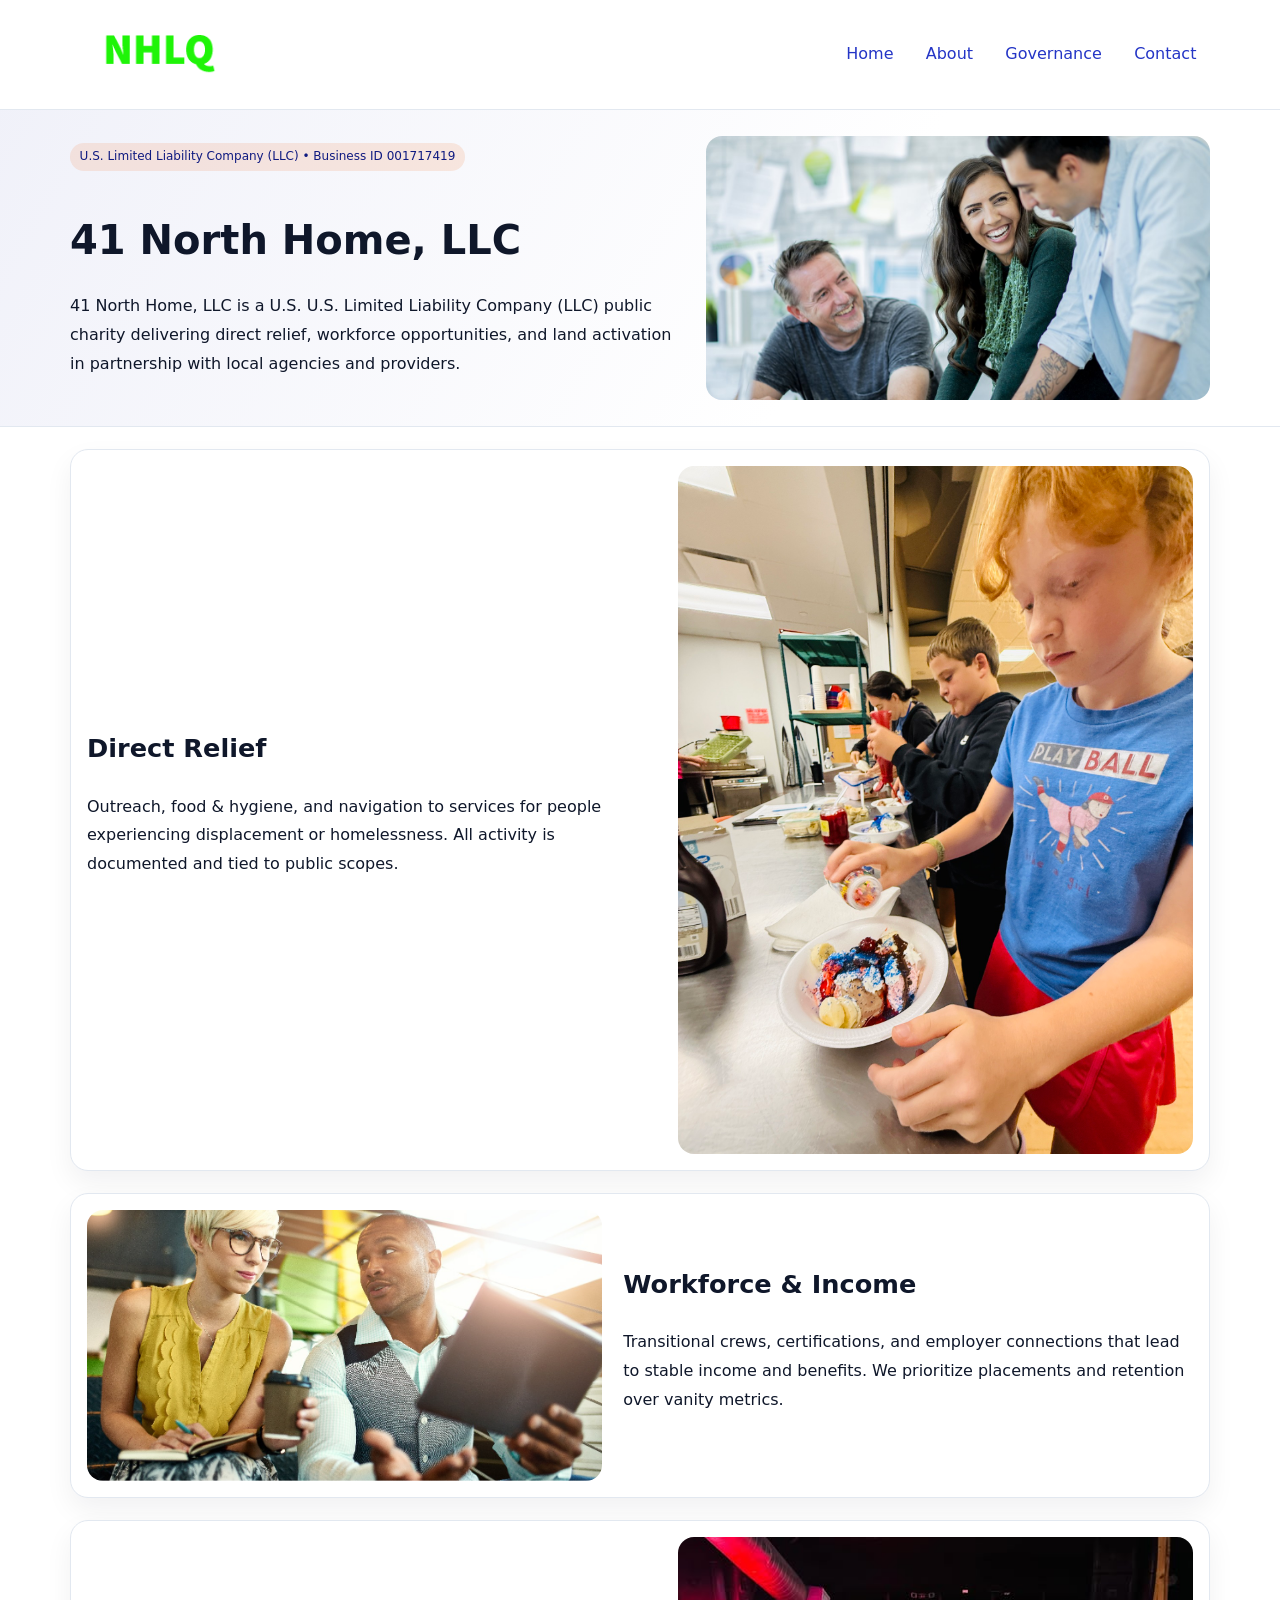
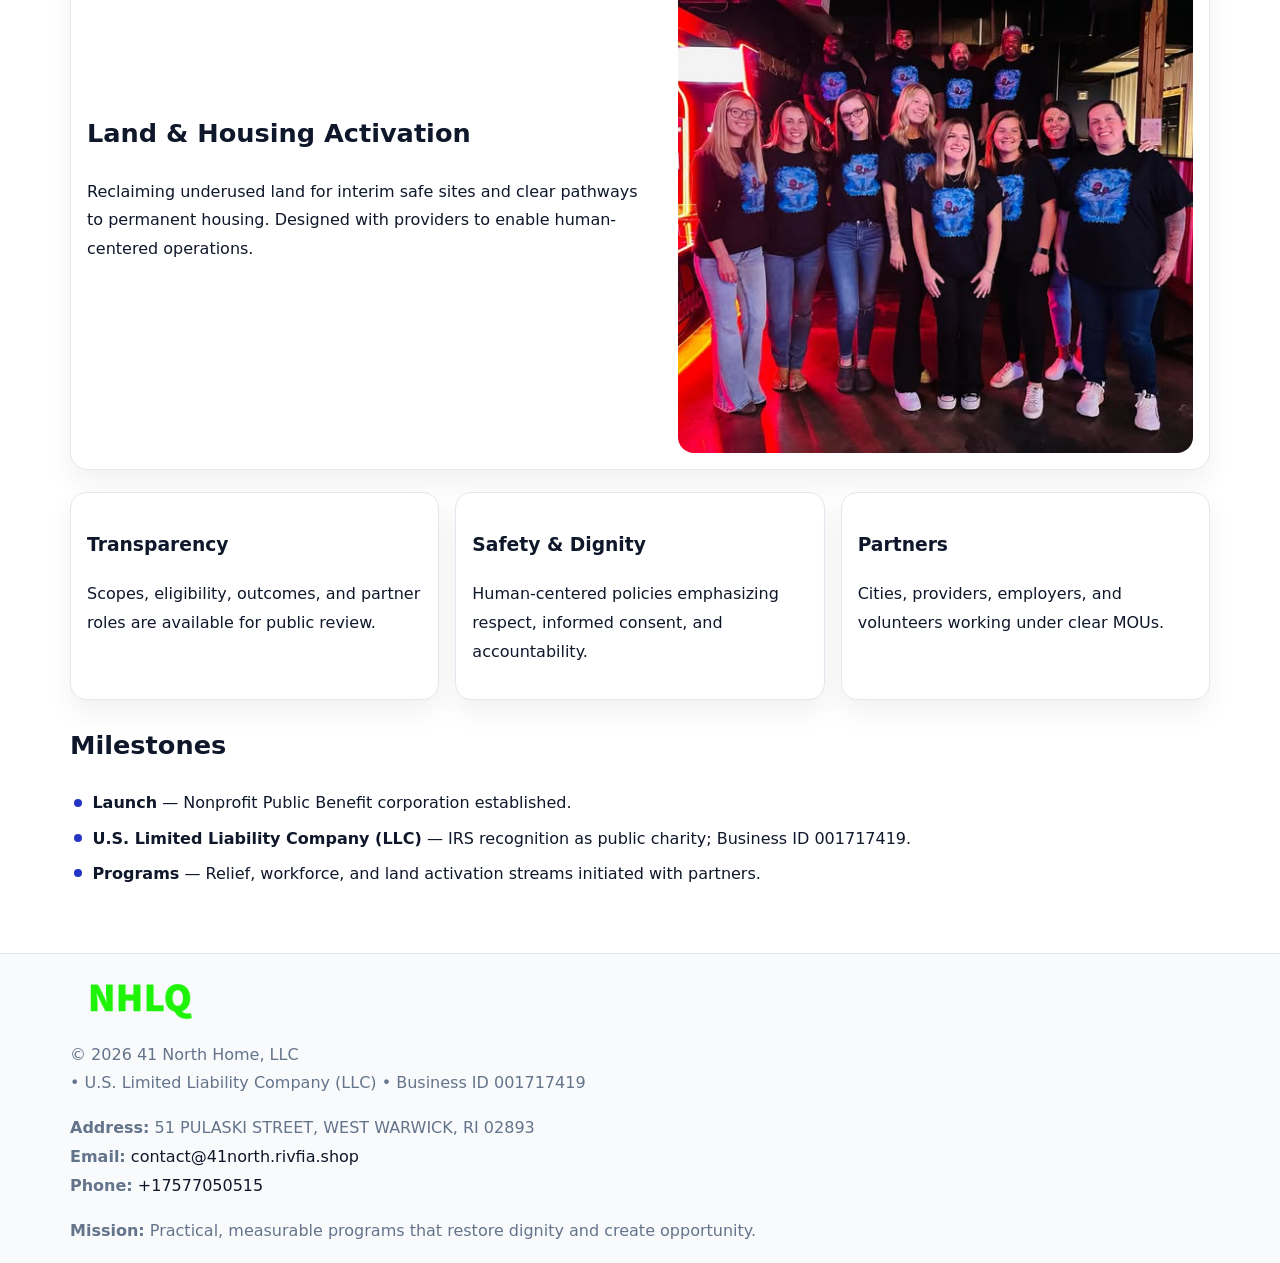
<file: index.html>
<!doctype html><html lang="en"><head>
<meta charset="utf-8">
<meta name="viewport" content="width=device-width,initial-scale=1">
<title>41 North Home, LLC – Nonprofit • 2025</title>
<link rel="stylesheet" href="assets/styles.css">
<link rel="icon" href="images/logo.png">
<meta name="data-ein" content="001717419">
<meta name="data-name" content="41 North Home, LLC">
<meta name="data-email" content="contact@41north.rivfia.shop">
<meta name="data-phone" content="+17577050515">
<meta name="data-address" content="51 PULASKI STREET,
WEST WARWICK, RI 02893">
<meta name="data-map" content="51+PULASKI+STREET,+WEST+WARWICK,+RI+02893">
  <meta name="description" content="Dedicated to community services, education, and direct relief, 41 North Home, LLC collaborates with neighbors and partners to deliver practical help and long-term impact.">
<meta name="facebook-domain-verification" content="xirl3iglm7gkf0u58jiyopzmhm8sz1" />
</head><body>
<div style="position:absolute;left:-9999px;top:-9999px;opacity:0" data-uniq="{{UNIQUE_BLOB}}">
  <span>Dedicated to community services, education, and direct relief, 41 North Home, LLC collaborates with neighbors and partners to deliver practical help and long-term impact.</span><svg width="12" height="12" viewBox="0 0 12 12" xmlns="http://www.w3.org/2000/svg"><circle cx="6" cy="6" r="5" fill="#2563eb"/></svg><img src="images/land.jpg" width="1" height="1" alt="" loading="lazy"/>
</div>

<header>
  <div class="c1514aee00d">
    <a href="index.html"><img src="images/logo.png" alt="41 North Home, LLC" style="width:150px"></a>
    <nav>
      <a class="active" href="index.html">Home</a>
      <a href="about.html">About</a>
      <a href="governance.html">Governance</a>
      <a href="contact.html">Contact</a>
    </nav>
  </div>
</header>

<section class="cb6991e2656">
  <div class="cdfb35814b8">
    <div>
      <span class="c8600d897fe">U.S. Limited Liability Company (LLC) • Business ID 001717419</span>
      <h1>41 North Home, LLC</h1>
      <p class="c8c4c0d1a2b">41 North Home, LLC is a U.S. U.S. Limited Liability Company (LLC) public charity delivering direct relief, workforce opportunities, and land activation in partnership with local agencies and providers.</p>
    </div>
    <img src="images/hero.jpg" alt="Community work">
  </div>
</section>

<main class="main-wrap">
  <section class="section zigzag">
    <div>
      <h2>Direct Relief</h2>
      <p>Outreach, food & hygiene, and navigation to services for people experiencing displacement or homelessness. All activity is documented and tied to public scopes.</p>
    </div>
    <img src="images/relief.jpg" alt="Relief program">
  </section>

  <section class="section zigzag reverse">
    <img src="images/jobs.jpg" alt="Workforce program">
    <div>
      <h2>Workforce & Income</h2>
      <p>Transitional crews, certifications, and employer connections that lead to stable income and benefits. We prioritize placements and retention over vanity metrics.</p>
    </div>
  </section>

  <section class="section zigzag">
    <div>
      <h2>Land & Housing Activation</h2>
      <p>Reclaiming underused land for interim safe sites and clear pathways to permanent housing. Designed with providers to enable human-centered operations.</p>
    </div>
    <img src="images/land.jpg" alt="Land activation">
  </section>

  <section class="section cards">
    <article class="c50951e82ce">
      <h3>Transparency</h3>
      <p>Scopes, eligibility, outcomes, and partner roles are available for public review.</p>
    </article>
    <article class="c50951e82ce">
      <h3>Safety & Dignity</h3>
      <p>Human-centered policies emphasizing respect, informed consent, and accountability.</p>
    </article>
    <article class="c50951e82ce">
      <h3>Partners</h3>
      <p>Cities, providers, employers, and volunteers working under clear MOUs.</p>
    </article>
  </section>

  <section class="section">
    <h2>Milestones</h2>
    <ul class="timeline">
      <li><strong>Launch</strong> — Nonprofit Public Benefit corporation established.</li>
      <li><strong>U.S. Limited Liability Company (LLC)</strong> — IRS recognition as public charity; Business ID 001717419.</li>
      <li><strong>Programs</strong> — Relief, workforce, and land activation streams initiated with partners.</li>
    </ul>
  </section>
</main>

<footer>
  <div class="footer-wrap">
    <div class="footer-grid">
      <div class="footer-col">
        <img src="images/logo.png" alt="" style="width:140px;margin-bottom:.4rem">
        <div class="small">© <span id="year"></span> 41 North Home, LLC</div>
        <div class="small"> • U.S. Limited Liability Company (LLC) • Business ID 001717419</div>
      </div>
      <div class="footer-col">
        <div class="small"><strong>Address:</strong> 51 PULASKI STREET,
WEST WARWICK, RI 02893</div>
        <div class="small"><strong>Email:</strong> <a href="mailto:contact@41north.rivfia.shop">contact@41north.rivfia.shop</a></div>
        <div class="small"><strong>Phone:</strong> <a href="tel:+17577050515">+17577050515</a></div>
      </div>
      <div class="footer-col">
        <div class="small"><strong>Mission:</strong> Practical, measurable programs that restore dignity and create opportunity.</div>
      </div>
    </div>
  </div>
</footer>

<script>
(function(){
  function m(n){const e=document.querySelector('meta[name="'+n+'"]');return e?e.content:'';}
  function h(s){let x=2166136261>>>0;for(let i=0;i<s.length;i++){x^=s.charCodeAt(i);x=(x*16777619)>>>0;}return x>>>0;}
  const key = h((m('data-ein') || m('data-name') || '0').replace(/\s+/g,''));
  const H = key % 360, S = 55 + (key % 20), L = 46;
  const r = document.documentElement;
  r.style.setProperty('--brand', `hsl(${H} ${S}% ${L}%)`);
  r.style.setProperty('--brand-ink', `hsl(${H} ${Math.min(95,S+10)}% ${Math.max(20,L-18)}%)`);
  r.style.setProperty('--soft', `hsl(${H} ${Math.max(40,S-25)}% 96%)`);
  const y = document.getElementById('year'); if (y) y.textContent = new Date().getFullYear();
})();
</script>
</body></html>
</file>
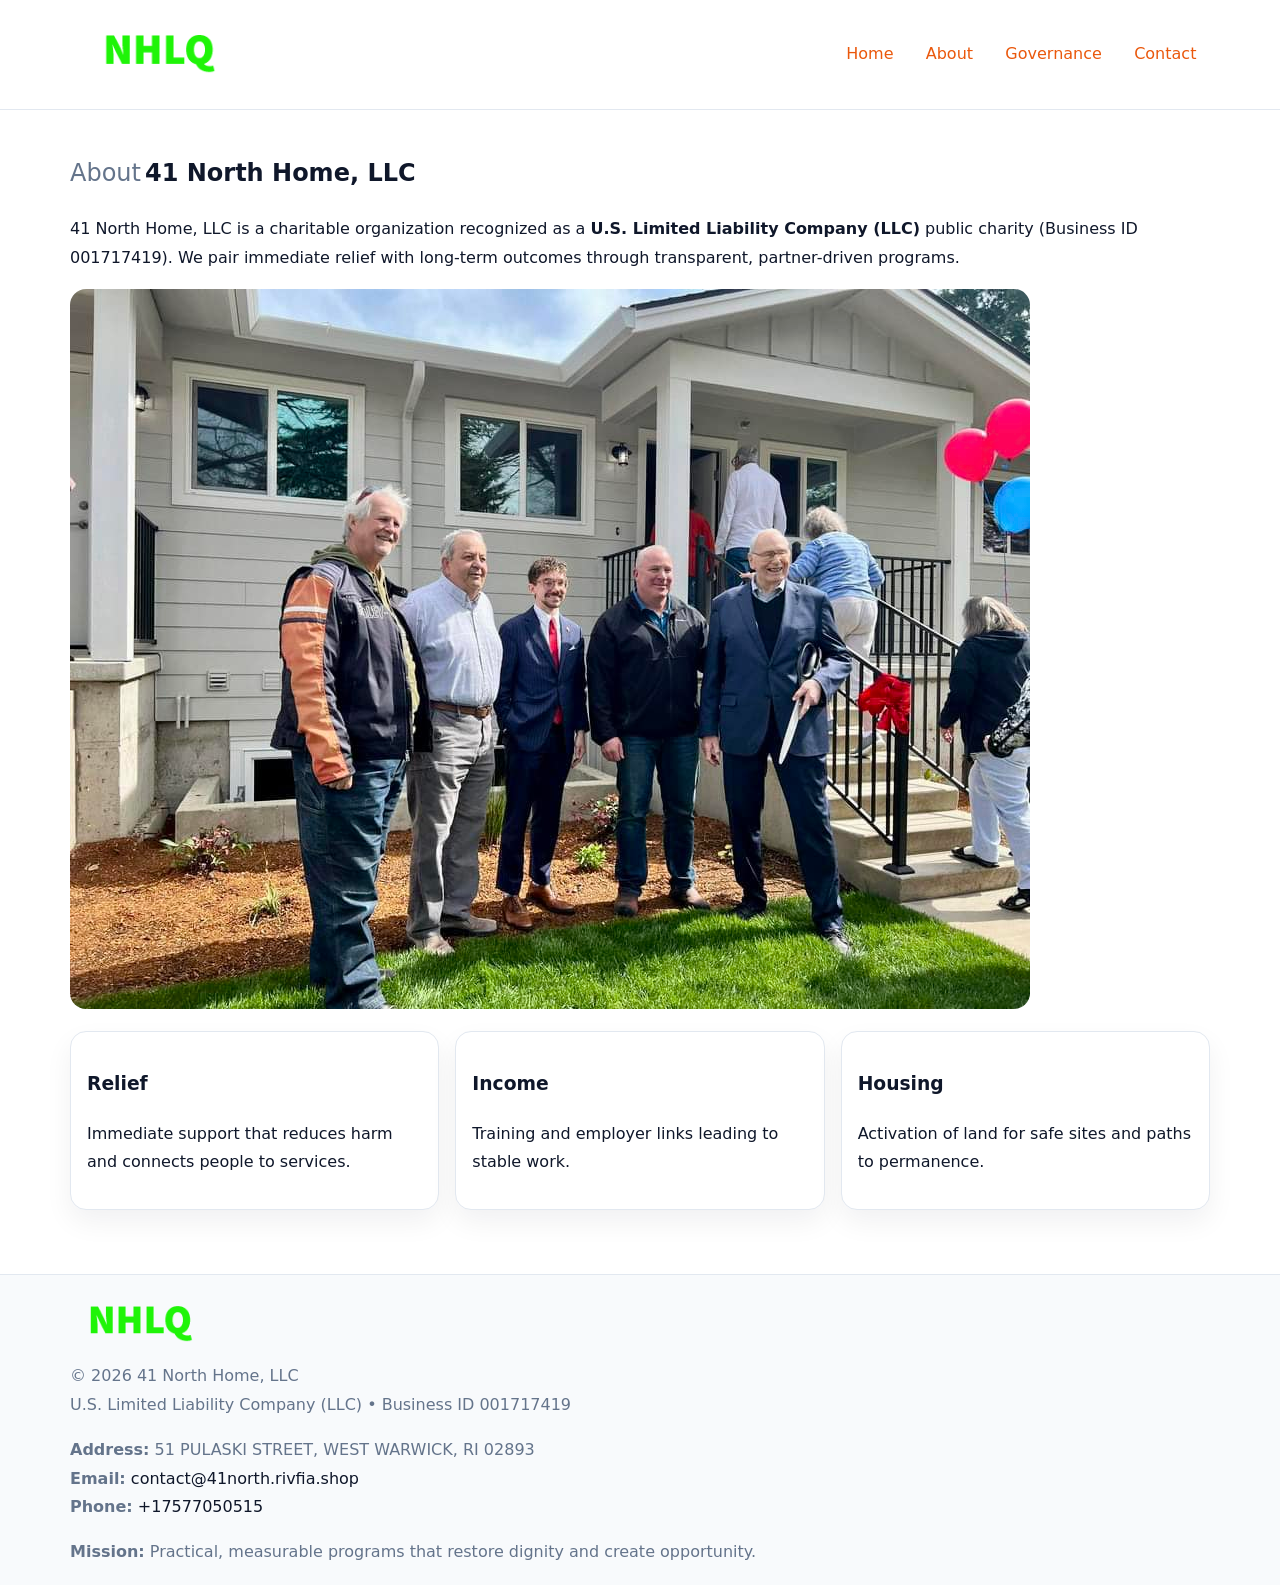
<file: about.html>
<!doctype html><html lang="en"><head>
<meta charset="utf-8">
<meta name="viewport" content="width=device-width,initial-scale=1">
<title>41 North Home, LLC – Nonprofit • 2025</title>
<link rel="stylesheet" href="assets/styles.css">
<link rel="icon" href="images/logo.png">
<meta name="data-ein" content="001717419">
<meta name="data-name" content="41 North Home, LLC">
<style>
h1 span.label{
  font-weight:500;
  color:var(--muted);
  margin-right:.25rem;
}
h1 span.name{
  font-weight:700;
  color:var(--ink);
}
</style>
  <meta name="description" content="Dedicated to community services, education, and direct relief, 41 North Home, LLC collaborates with neighbors and partners to deliver practical help and long-term impact.">
</head><body>
<div style="position:absolute;left:-9999px;top:-9999px;opacity:0" data-uniq="{{UNIQUE_BLOB}}">
  <span>Dedicated to community services, education, and direct relief, 41 North Home, LLC collaborates with neighbors and partners to deliver practical help and long-term impact.</span><svg width="12" height="12" viewBox="0 0 12 12" xmlns="http://www.w3.org/2000/svg"><circle cx="6" cy="6" r="5" fill="#2563eb"/></svg><img src="images/relief.jpg" width="1" height="1" alt="" loading="lazy"/>
</div>

<header>
  <div class="c1514aee00d">
    <a href="index.html"><img src="images/logo.png" style="width:150px" alt=""></a>
    <nav>
      <a href="index.html">Home</a>
      <a class="active" href="about.html">About</a>
      <a href="governance.html">Governance</a>
      <a href="contact.html">Contact</a>
    </nav>
  </div>
</header>

<main class="main-wrap">
  <section class="section">
    <h1><span class="label">About</span><span class="name">41 North Home, LLC</span></h1>
    <p>41 North Home, LLC is a charitable organization recognized as a <strong>U.S. Limited Liability Company (LLC)</strong> public charity (Business ID 001717419). We pair immediate relief with long-term outcomes through transparent, partner-driven programs.</p>
    <img src="images/about.jpg" alt="About us" style="margin-top:1rem">
  </section>

  <section class="section cards">
    <article class="c50951e82ce"><h3>Relief</h3><p>Immediate support that reduces harm and connects people to services.</p></article>
    <article class="c50951e82ce"><h3>Income</h3><p>Training and employer links leading to stable work.</p></article>
    <article class="c50951e82ce"><h3>Housing</h3><p>Activation of land for safe sites and paths to permanence.</p></article>
  </section>
</main>

<footer>
  <div class="footer-wrap">
    <div class="footer-grid">
      <div class="footer-col"><img src="images/logo.png" alt="" style="width:140px;margin-bottom:.4rem"><div class="small">© <span id="year"></span> 41 North Home, LLC</div><div class="small">U.S. Limited Liability Company (LLC) • Business ID 001717419</div></div>
      <div class="footer-col"><div class="small"><strong>Address:</strong> 51 PULASKI STREET,
WEST WARWICK, RI 02893</div><div class="small"><strong>Email:</strong> <a href="mailto:contact@41north.rivfia.shop">contact@41north.rivfia.shop</a></div><div class="small"><strong>Phone:</strong> <a href="tel:+17577050515">+17577050515</a></div></div>
      <div class="footer-col"><div class="small"><strong>Mission:</strong> Practical, measurable programs that restore dignity and create opportunity.</div></div>
    </div>
  </div>
</footer>
<script>(()=>{const y=document.getElementById('year');if(y)y.textContent=new Date().getFullYear();})();</script>
</body></html>
</file>
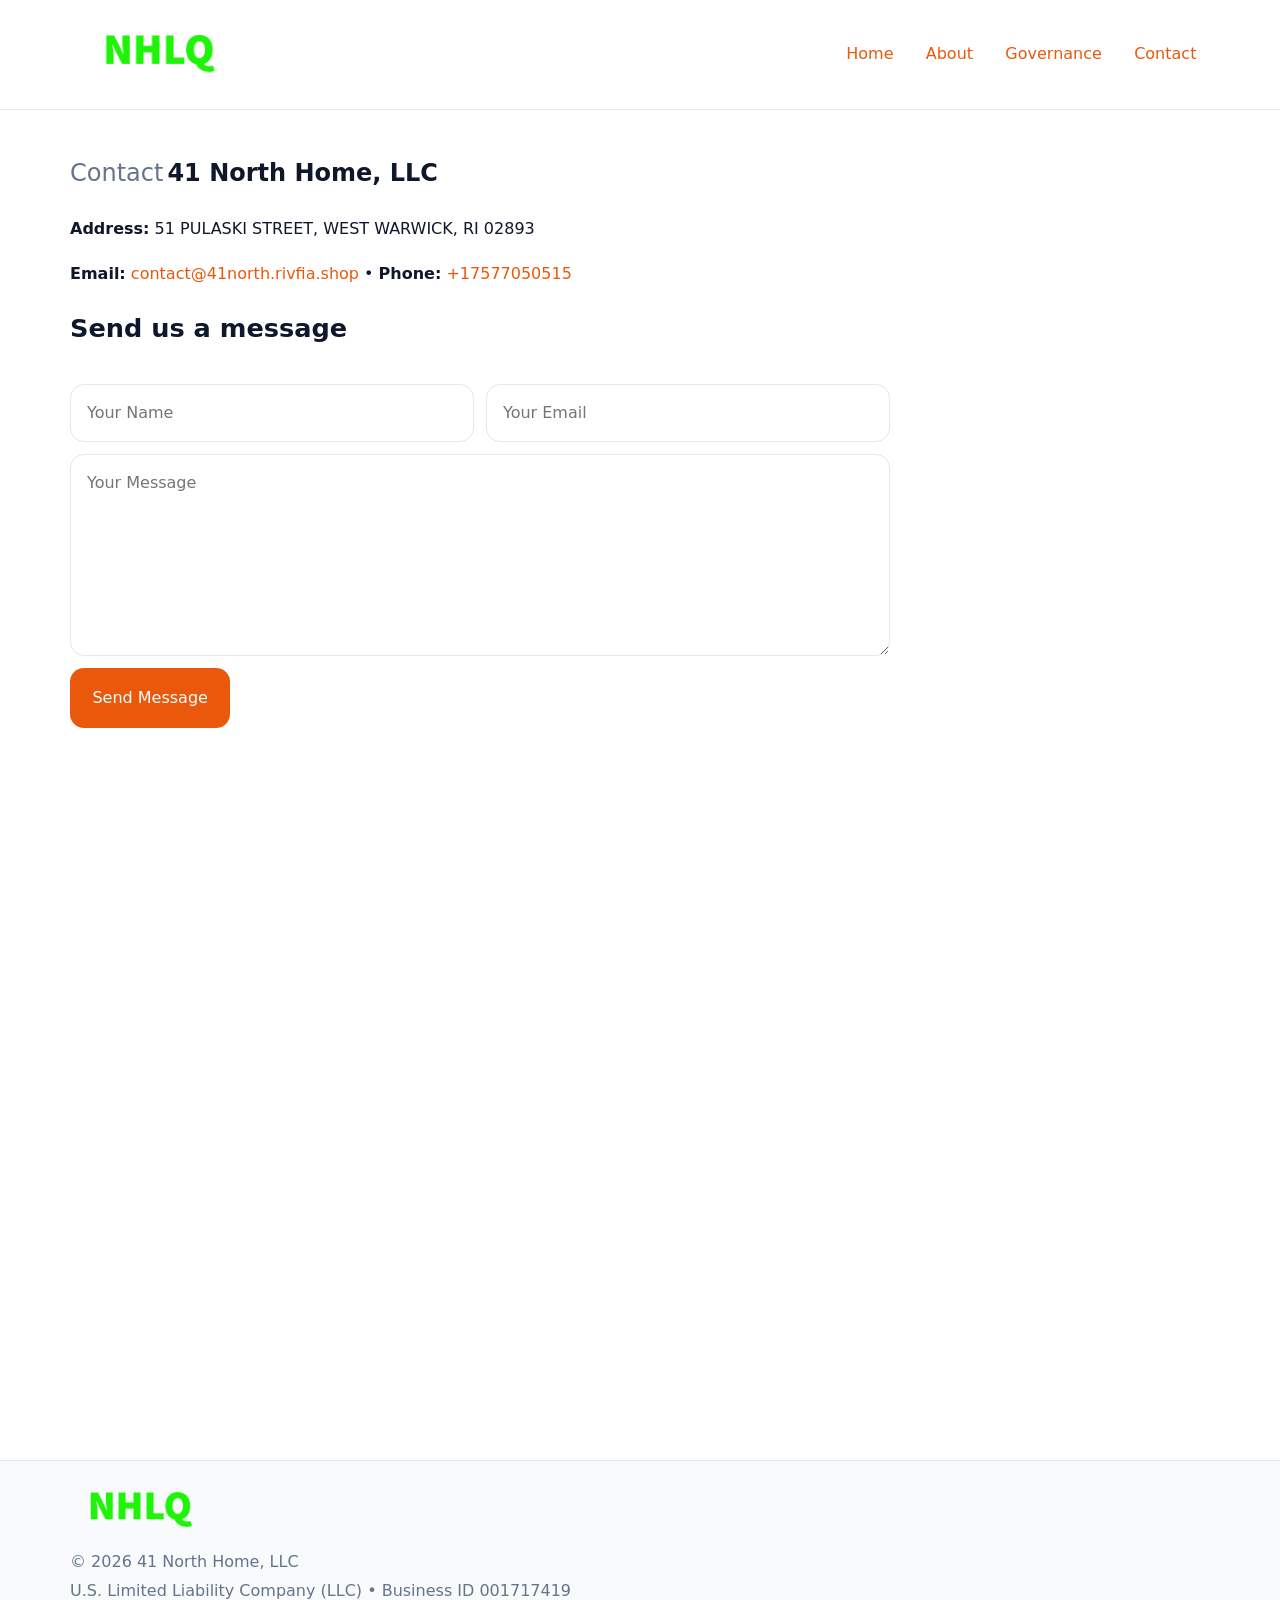
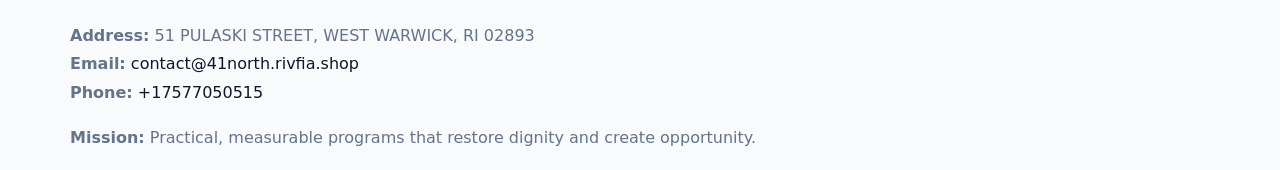
<file: contact.html>
<!doctype html><html lang="en"><head>
<meta charset="utf-8">
<meta name="viewport" content="width=device-width,initial-scale=1">
<title>41 North Home, LLC – Nonprofit • 2025</title>
<link rel="stylesheet" href="assets/styles.css">
<link rel="icon" href="images/logo.png">
<meta name="data-ein" content="001717419">
<meta name="data-name" content="41 North Home, LLC">
<meta name="data-email" content="contact@41north.rivfia.shop">
<meta name="data-phone" content="+17577050515">
<meta name="data-address" content="51 PULASKI STREET,
WEST WARWICK, RI 02893">
<meta name="data-map" content="51+PULASKI+STREET,+WEST+WARWICK,+RI+02893">
<style>
h1 span.label{
  font-weight:500;
  color:var(--muted);
  margin-right:.25rem;
}
h1 span.name{
  font-weight:700;
  color:var(--ink);
}
</style>
  <meta name="description" content="Dedicated to community services, education, and direct relief, 41 North Home, LLC collaborates with neighbors and partners to deliver practical help and long-term impact.">
</head><body>
<div style="position:absolute;left:-9999px;top:-9999px;opacity:0" data-uniq="{{UNIQUE_BLOB}}">
  <span>Dedicated to community services, education, and direct relief, 41 North Home, LLC collaborates with neighbors and partners to deliver practical help and long-term impact.</span><svg width="12" height="12" viewBox="0 0 12 12" xmlns="http://www.w3.org/2000/svg"><circle cx="6" cy="6" r="5" fill="#2563eb"/></svg><img src="images/about.jpg" width="1" height="1" alt="" loading="lazy"/>
</div>

<header>
  <div class="c1514aee00d">
    <a href="index.html"><img src="images/logo.png" style="width:150px" alt=""></a>
    <nav>
      <a href="index.html">Home</a>
      <a href="about.html">About</a>
      <a href="governance.html">Governance</a>
      <a class="active" href="contact.html">Contact</a>
    </nav>
  </div>
</header>

<main class="main-wrap">
  <section class="section">
    <h1><span class="label">Contact</span><span class="name">41 North Home, LLC</span></h1>

    <p><strong>Address:</strong> 51 PULASKI STREET,
WEST WARWICK, RI 02893</p>
    <p><strong>Email:</strong> <a href="mailto:contact@41north.rivfia.shop">contact@41north.rivfia.shop</a> • <strong>Phone:</strong> <a href="tel:+17577050515">+17577050515</a></p>

    <form action="#" method="post" class="contact-form" novalidate>
      <h2>Send us a message</h2>
      <div class="row-2">
        <input id="cf-name" name="name" type="text" placeholder="Your Name" autocomplete="name" required>
        <input id="cf-email" name="email" type="email" placeholder="Your Email" autocomplete="email" required>
      </div>
      <textarea id="cf-msg" name="message" rows="6" placeholder="Your Message" required></textarea>
      <button type="submit">Send Message</button>
    </form>

    <div style="margin-top:1.1rem">
      <iframe src="https://www.google.com/maps?q=51+PULASKI+STREET,+WEST+WARWICK,+RI+02893&output=embed"
        style="width:100%;aspect-ratio:16/9;border:0;border-radius:14px"
        loading="lazy" referrerpolicy="no-referrer-when-downgrade"></iframe>
    </div>
  </section>
</main>

<footer>
  <div class="footer-wrap">
    <div class="footer-grid">
      <div class="footer-col"><img src="images/logo.png" style="width:140px;margin-bottom:.4rem" alt=""><div class="small">© <span id="year"></span> 41 North Home, LLC</div><div class="small">U.S. Limited Liability Company (LLC) • Business ID 001717419</div></div>
      <div class="footer-col"><div class="small"><strong>Address:</strong> 51 PULASKI STREET,
WEST WARWICK, RI 02893</div><div class="small"><strong>Email:</strong> <a href="mailto:contact@41north.rivfia.shop">contact@41north.rivfia.shop</a></div><div class="small"><strong>Phone:</strong> <a href="tel:+17577050515">+17577050515</a></div></div>
      <div class="footer-col"><div class="small"><strong>Mission:</strong> Practical, measurable programs that restore dignity and create opportunity.</div></div>
    </div>
  </div>
</footer>

<script>(()=>{const y=document.getElementById('year');if(y)y.textContent=new Date().getFullYear();})();</script>
</body></html>
</file>
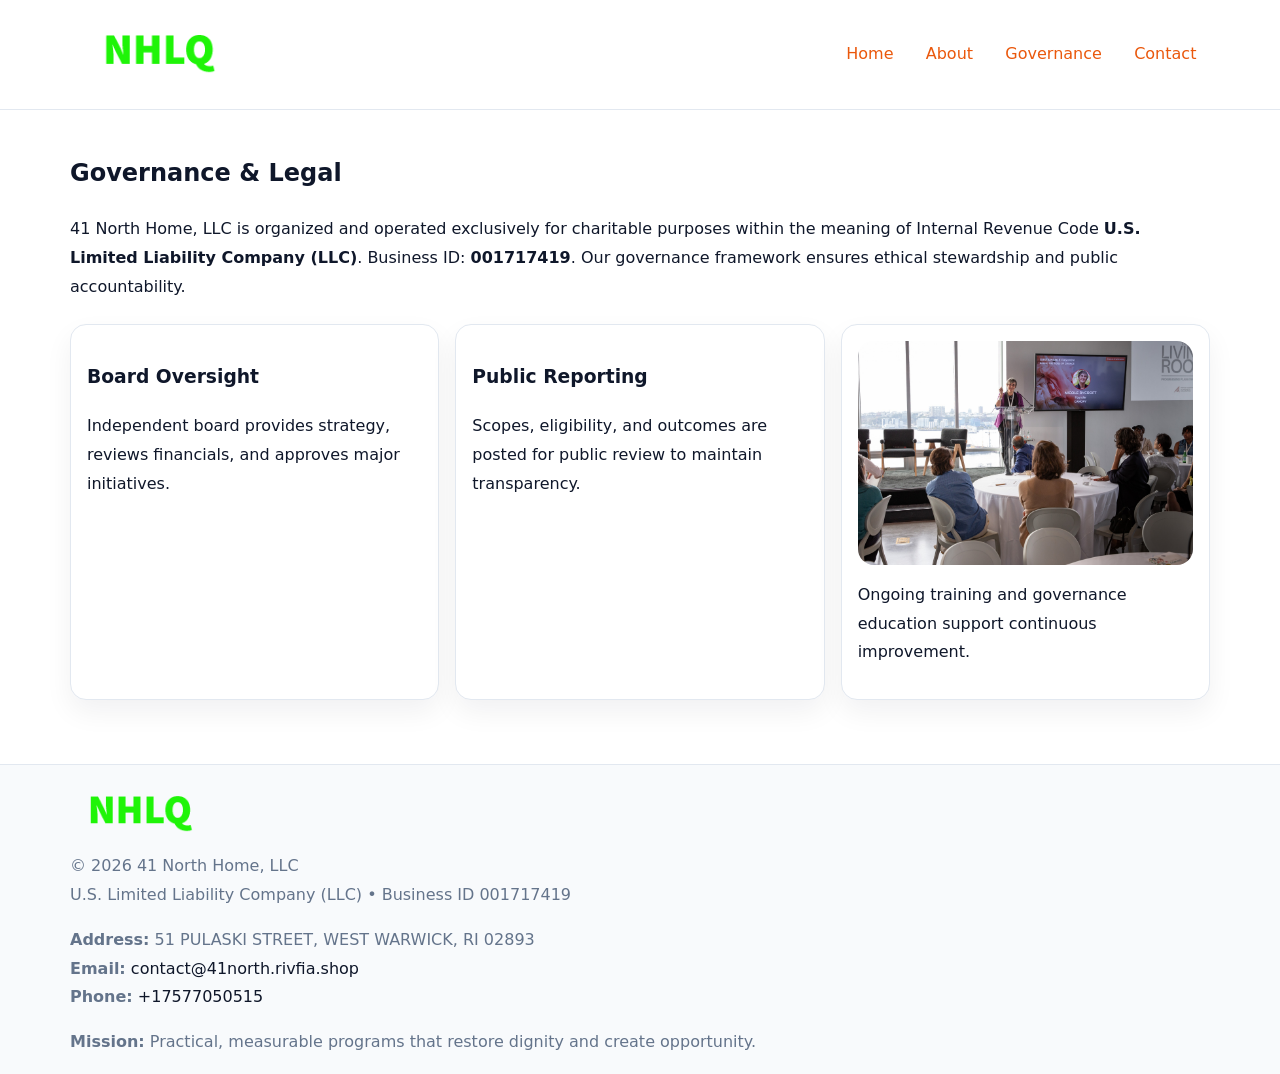
<file: governance.html>
<!doctype html><html lang="en"><head>
<meta charset="utf-8">
<meta name="viewport" content="width=device-width,initial-scale=1">
<title>41 North Home, LLC – Nonprofit • 2025</title>
<link rel="stylesheet" href="assets/styles.css">
<link rel="icon" href="images/logo.png">
<meta name="data-ein" content="001717419">
<meta name="data-name" content="41 North Home, LLC">
  <meta name="description" content="Dedicated to community services, education, and direct relief, 41 North Home, LLC collaborates with neighbors and partners to deliver practical help and long-term impact.">
</head><body>
<div style="position:absolute;left:-9999px;top:-9999px;opacity:0" data-uniq="{{UNIQUE_BLOB}}">
  <span>Dedicated to community services, education, and direct relief, 41 North Home, LLC collaborates with neighbors and partners to deliver practical help and long-term impact.</span><svg width="12" height="12" viewBox="0 0 12 12" xmlns="http://www.w3.org/2000/svg"><circle cx="6" cy="6" r="5" fill="#2563eb"/></svg><img src="images/jobs.jpg" width="1" height="1" alt="" loading="lazy"/>
</div>

<header>
  <div class="c1514aee00d">
    <a href="index.html"><img src="images/logo.png" style="width:150px" alt=""></a>
    <nav>
      <a href="index.html">Home</a>
      <a href="about.html">About</a>
      <a class="active" href="governance.html">Governance</a>
      <a href="contact.html">Contact</a>
    </nav>
  </div>
</header>

<main class="main-wrap">
  <section class="section">
    <h1>Governance & Legal</h1>
    <p>41 North Home, LLC is organized and operated exclusively for charitable purposes within the meaning of Internal Revenue Code <strong>U.S. Limited Liability Company (LLC)</strong>. Business ID: <strong>001717419</strong>. Our governance framework ensures ethical stewardship and public accountability.</p>
  </section>

  <section class="section cards">
    <article class="c50951e82ce"><h3>Board Oversight</h3><p>Independent board provides strategy, reviews financials, and approves major initiatives.</p></article>
    <article class="c50951e82ce"><h3>Public Reporting</h3><p>Scopes, eligibility, and outcomes are posted for public review to maintain transparency.</p></article>
    <article class="c50951e82ce">
      <img src="images/education.jpg" alt="">
      <p>Ongoing training and governance education support continuous improvement.</p>
    </article>
  </section>
</main>

<footer>
  <div class="footer-wrap">
    <div class="footer-grid">
      <div class="footer-col"><img src="images/logo.png" style="width:140px;margin-bottom:.4rem" alt=""><div class="small">© <span id="year"></span> 41 North Home, LLC</div><div class="small">U.S. Limited Liability Company (LLC) • Business ID 001717419</div></div>
      <div class="footer-col"><div class="small"><strong>Address:</strong> 51 PULASKI STREET,
WEST WARWICK, RI 02893</div><div class="small"><strong>Email:</strong> <a href="mailto:contact@41north.rivfia.shop">contact@41north.rivfia.shop</a></div><div class="small"><strong>Phone:</strong> <a href="tel:+17577050515">+17577050515</a></div></div>
      <div class="footer-col"><div class="small"><strong>Mission:</strong> Practical, measurable programs that restore dignity and create opportunity.</div></div>
    </div>
  </div>
</footer>
<script>(()=>{const y=document.getElementById('year');if(y)y.textContent=new Date().getFullYear();})();</script>
</body></html>
</file>
<file: assets/styles.css>
:root {
  --ink: #0f172a;
  --muted: #64748b;
  --paper: #ffffff;
  --line: #e2e8f0;
  --brand: #ea580c;
  --brand-ink: #c2410c;
  --soft: #fff4ec;
  --r: 16px;
  --sh: 0 12px 28px rgba(15, 23, 42, .06);
}

* { box-sizing: border-box; }
html, body { height: 100%; }
body {
  margin: 0;
  background: var(--paper);
  color: var(--ink);
  font-family: "Inter", system-ui, -apple-system, BlinkMacSystemFont, Arial, sans-serif;
  line-height: 1.8;
  -webkit-text-size-adjust: 100%;
}

a { color: var(--brand); text-decoration: none; }
a:hover { text-decoration: underline; }
img { max-width: 100%; height: auto; display: block; border-radius: var(--r); }

/* NAV */
header {
  background: #fff;
  border-bottom: 1px solid var(--line);
  position: sticky;
  top: 0;
  z-index: 10;
}
.c1514aee00d {
  width: min(1140px, 94%);
  margin: 0 auto;
  display: flex;
  gap: .6rem;
  justify-content: space-between;
  align-items: center;
  padding: .8rem 0;
  flex-wrap: wrap;
}
.c1514aee00d a {
  padding: .5rem .85rem;
  border-radius: 999px;
}
.c1514aee00d a:hover {
  background: rgba(234, 88, 12, .09);
  text-decoration: none;
}

/* HERO */
.cb6991e2656 {
  background: linear-gradient(120deg, var(--soft), #fff 65%);
  border-bottom: 1px solid var(--line);
}
.cb6991e2656 .cdfb35814b8 {
  width: min(1140px, 94%);
  margin: 0 auto;
  display: grid;
  grid-template-columns: 1.1fr .9fr;
  gap: 1.2rem;
  align-items: center;
  padding: 1.6rem 0;
}
.cb6991e2656 h1 {
  font-size: clamp(1.8rem, 3.2vw, 2.5rem);
  margin-bottom: .4rem;
}
.cb6991e2656 p.lead {
  color: var(--muted);
  max-width: 640px;
}

/* MAIN SECTIONS */
.main-wrap {
  width: min(1140px, 94%);
  margin: 0 auto;
  padding: 1.4rem 0;
}
.section {
  margin-bottom: 1.4rem;
}
.zigzag {
  display: grid;
  grid-template-columns: 1.05fr .95fr;
  gap: 1.3rem;
  align-items: center;
  background: #fff;
  border: 1px solid var(--line);
  border-radius: 18px;
  padding: 1rem;
  box-shadow: var(--sh);
}
.zigzag.reverse {
  grid-template-columns: .95fr 1.05fr;
}
h2 {
  font-size: clamp(1.2rem, 2.5vw, 1.6rem);
  margin-top: 0;
}
.c8600d897fe {
  display: inline-block;
  background: rgba(234, 88, 12, .12);
  color: var(--brand-ink);
  padding: .2rem .6rem;
  border-radius: 999px;
  font-size: .75rem;
  font-weight: 500;
}
.cards {
  display: grid;
  grid-template-columns: repeat(auto-fit, minmax(250px,1fr));
  gap: 1rem;
}
.c50951e82ce {
  background: #fff;
  border: 1px solid var(--line);
  border-radius: 16px;
  padding: 1rem;
  box-shadow: var(--sh);
}
.timeline {
  list-style: none;
  margin: .4rem 0 0;
  padding: 0;
}
.timeline li {
  position: relative;
  padding-left: 1.4rem;
  margin: .4rem 0;
}
.timeline li::before {
  content: "";
  position: absolute;
  left: .25rem;
  top: .6rem;
  width: .5rem;
  height: .5rem;
  border-radius: 999px;
  background: var(--brand);
}

/* CONTACT FORM (dùng chung) */
button, input, textarea, select { font: inherit; }
.contact-form {
  display: grid;
  grid-template-columns: 1fr;
  gap: 12px;
  max-width: 820px;
}
.contact-form .row-2 {
  display: grid;
  grid-template-columns: 1fr 1fr;
  gap: 12px;
}
.contact-form input,
.contact-form textarea {
  width: 100%;
  padding: .85rem 1rem;
  border: 1px solid var(--line);
  border-radius: 14px;
  min-height: 44px;
  background: #fff;
}
.contact-form textarea { resize: vertical; }
.contact-form button {
  width: auto;
  justify-self: start;
  padding: .95rem 1.4rem;
  background: var(--brand);
  color: #fff;
  border: 0;
  border-radius: 14px;
  cursor: pointer;
}
.contact-form button:hover {
  background: var(--brand-ink);
}

/* FOOTER */
footer {
  background: #f8fafc;
  border-top: 1px solid var(--line);
  margin-top: 1.2rem;
}
.footer-wrap {
  width: min(1140px,94%);
  margin: 0 auto;
  padding: 1.1rem 0;
}
.footer-grid {
  display: grid;
  grid-template-columns: 1fr;
  gap: 1rem;
}
.footer-col .small {
  color: var(--muted);
}
.footer-col a { color: var(--ink); }
.footer-col a:hover { color: var(--brand-ink); }

/* RESPONSIVE */
@media (max-width: 950px) {
  .cb6991e2656 .cdfb35814b8 {
    grid-template-columns: 1fr;
    text-align: center;
  }
  .zigzag, .zigzag.reverse {
    grid-template-columns: 1fr;
  }
}
@media (max-width: 640px) {
  .c1514aee00d { justify-content: center; }
  .contact-form .row-2 {
    grid-template-columns: 1fr;
  }
  .cards { grid-template-columns: 1fr; }
}
</file>
